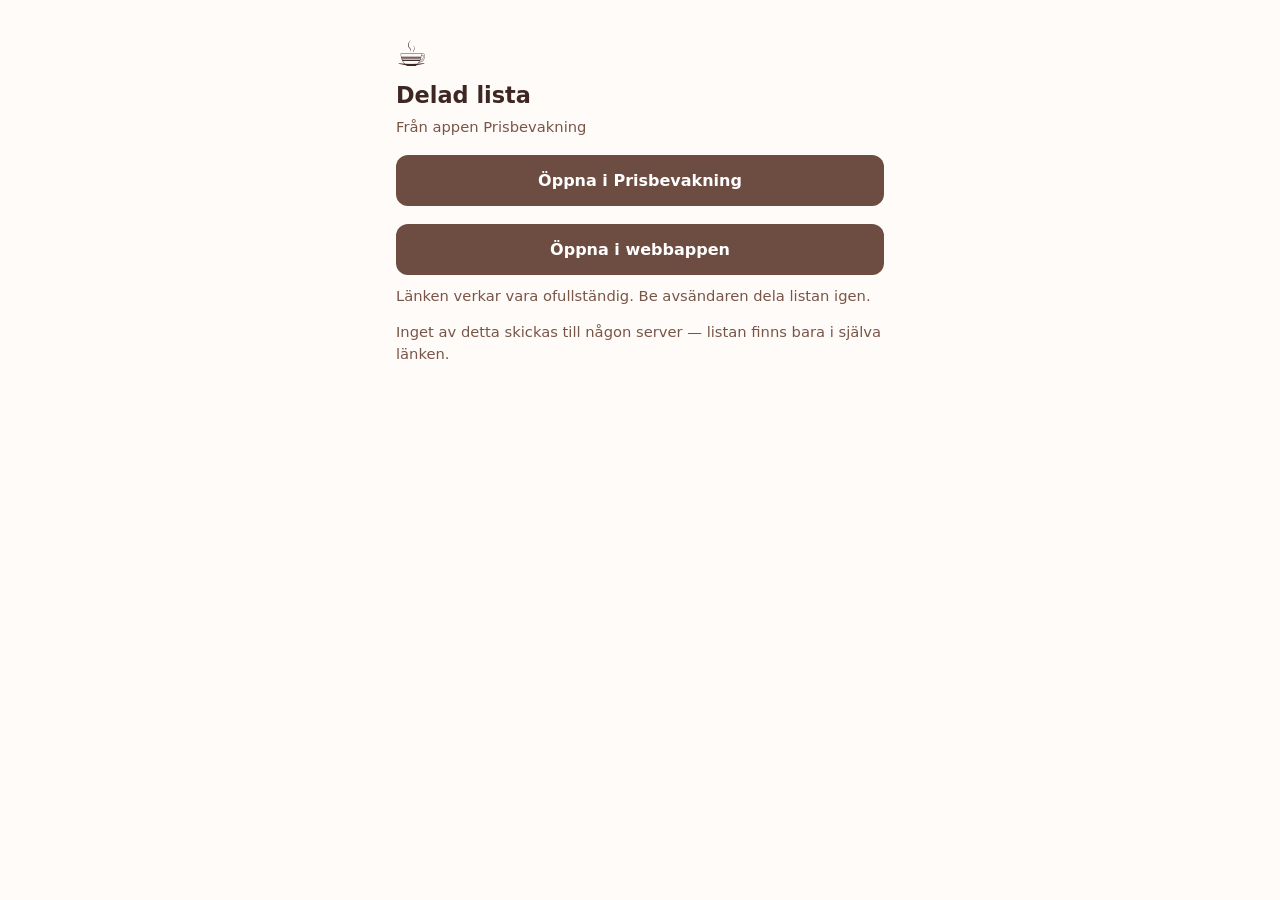
<file: index.html>
<!doctype html>
<html lang="sv">
<head>
<meta charset="utf-8">
<meta name="viewport" content="width=device-width, initial-scale=1">
<meta name="robots" content="noindex">
<title>Prisbevakning – delad lista</title>
<!-- Följ-servern (follow-server/ i app-projektet) -->
<meta name="follow-server" content="https://prisbevakning.prisbevakning-follow-server.workers.dev">
<style>
  :root { --bg:#FFFBF8; --card:#fff; --text:#3E2723; --muted:#795548; --accent:#6D4C41; --on-accent:#fff; --line:#EFE3DC; }
  @media (prefers-color-scheme: dark) {
    :root { --bg:#1E1915; --card:#2A231E; --text:#F3E9E2; --muted:#C7B2A6; --accent:#D7A98C; --on-accent:#2A1A12; --line:#3A302A; }
  }
  * { box-sizing: border-box; }
  body { margin:0; background:var(--bg); color:var(--text); font:16px/1.45 system-ui, -apple-system, "Segoe UI", Roboto, sans-serif; }
  main { max-width:520px; margin:0 auto; padding:28px 16px 40px; }
  h1 { font-size:1.4rem; margin:0 0 4px; }
  .muted { color:var(--muted); font-size:.92rem; }
  .card { background:var(--card); border:1px solid var(--line); border-radius:14px; padding:6px 16px; margin:18px 0; }
  .row { padding:10px 0; border-bottom:1px solid var(--line); }
  .row:last-child { border-bottom:0; }
  .row b { display:block; }
  a.btn { display:block; text-align:center; background:var(--accent); color:var(--on-accent); text-decoration:none;
          font-weight:600; padding:14px; border-radius:12px; margin:18px 0 10px; }
  .hidden { display:none; }
</style>
</head>
<body>
<main>
  <div style="font-size:2.2rem">☕</div>
  <h1 id="title">Delad lista</h1>
  <div id="sub" class="muted">Från appen Prisbevakning</div>

  <a id="open" class="btn hidden" href="#">Öppna i Prisbevakning</a>
  <div id="noapp" class="muted hidden">
    Det verkar som att appen inte är installerad. Be den som delade listan om installationsfilen
    (Prisbevakning-….apk), installera den och tryck på länken igen.
  </div>
  <a id="web" class="btn hidden" href="app/">Öppna i webbappen</a>
  <div id="other" class="muted hidden">
    Webbappen fungerar på iPhone och dator. Har du Android kan du även använda appen Prisbevakning.
  </div>
  <a id="webalt" class="muted hidden" href="app/">Eller öppna listan i webbappen</a>
  <div id="bad" class="muted hidden">Länken verkar vara ofullständig. Be avsändaren dela listan igen.</div>

  <div id="list" class="card hidden"></div>
  <p id="privacy" class="muted">Inget av detta skickas till någon server — listan finns bara i själva länken.</p>
</main>
<script>
(function () {
  var show = function (id) { document.getElementById(id).classList.remove('hidden'); };
  var text = function (id, t) { document.getElementById(id).textContent = t; };
  var m = location.hash.match(/(PB1\.[A-Za-z0-9_-]+|F1\.[A-Za-z0-9]{12,32})/);
  if (!m) { show('bad'); return; }
  var token = m[0], follow = token.indexOf('F1.') === 0;
  // Webbappen tar emot samma länk och erbjuder att kopiera listan
  document.getElementById('web').href = document.getElementById('webalt').href = 'app/#' + token;

  if (/Android/i.test(navigator.userAgent)) {
    var back = location.origin + location.pathname + '?noapp=1#' + token;
    var btn = document.getElementById('open');
    btn.href = 'intent://import?d=' + token +
      '#Intent;scheme=prisbevakning;package=se.morningcoffee.pricealert;S.browser_fallback_url=' +
      encodeURIComponent(back) + ';end';
    if (follow) btn.textContent = 'Följ listan i Prisbevakning';
    show('open');
    if (/[?&]noapp=1/.test(location.search)) show('noapp');
    show('webalt');
  } else {
    show('web');
    show('other');
  }

  // Visa innehållet (läsbart även utan appen)
  function render(o, verb) {
    var alerts = o.a || [];
    text('title', o.n || 'Delad lista');
    text('sub', (o.f ? o.f + ' ' + verb + ' ' : '') + alerts.length + (alerts.length === 1 ? ' bevakning' : ' bevakningar'));
    var box = document.getElementById('list');
    var types = { stock: 'Kurs', pe_ratio: 'P/E', crypto: 'Krypto', pb_ratio: 'P/B', div_yield: 'Direktavkastning',
                  equity_ratio: 'Soliditet', debt_equity: 'Skuldsättningsgrad' };
    alerts.forEach(function (a) {
      var row = document.createElement('div'); row.className = 'row';
      var name = document.createElement('b'); name.textContent = a.n || a.s;
      var info = document.createElement('span'); info.className = 'muted';
      var num = Number(a.x).toLocaleString('sv-SE', { maximumFractionDigits: 4 });
      var limit = a.t === 'pe_ratio' ? 'P/E ' + num : a.t === 'pb_ratio' ? 'P/B ' + num
        : (a.t === 'div_yield' || a.t === 'equity_ratio') ? num + ' %' : num + ' ' + (a.c || '');
      info.textContent = a.s + ' · ' + (types[a.t] || a.t) + ' · ' + (a.u ? 'över ' : 'under ') + limit;
      row.appendChild(name); row.appendChild(info); box.appendChild(row);
    });
    if (alerts.length) show('list');
  }

  if (follow) {
    text('privacy', 'Följer du listan hämtar appen den då och då och säger till när något nytt läggs till.');
    var server = document.querySelector('meta[name="follow-server"]').content;
    fetch(server + '/v1/feed/' + token.slice(3)).then(function (r) {
      if (r.status === 404) { text('sub', 'Listan delas inte längre.'); return null; }
      return r.ok ? r.json() : null;
    }).then(function (o) { if (o) render(o, 'delar'); }).catch(function () {});
    return;
  }
  try {
    var b64 = token.slice(4).replace(/-/g, '+').replace(/_/g, '/');
    while (b64.length % 4) b64 += '=';
    var bytes = Uint8Array.from(atob(b64), function (c) { return c.charCodeAt(0); });
    var stream = new Blob([bytes]).stream().pipeThrough(new DecompressionStream('deflate-raw'));
    new Response(stream).text().then(function (txt) { render(JSON.parse(txt), 'delar'); }).catch(function () {});
  } catch (e) {}
})();
</script>
</body>
</html>
</file>
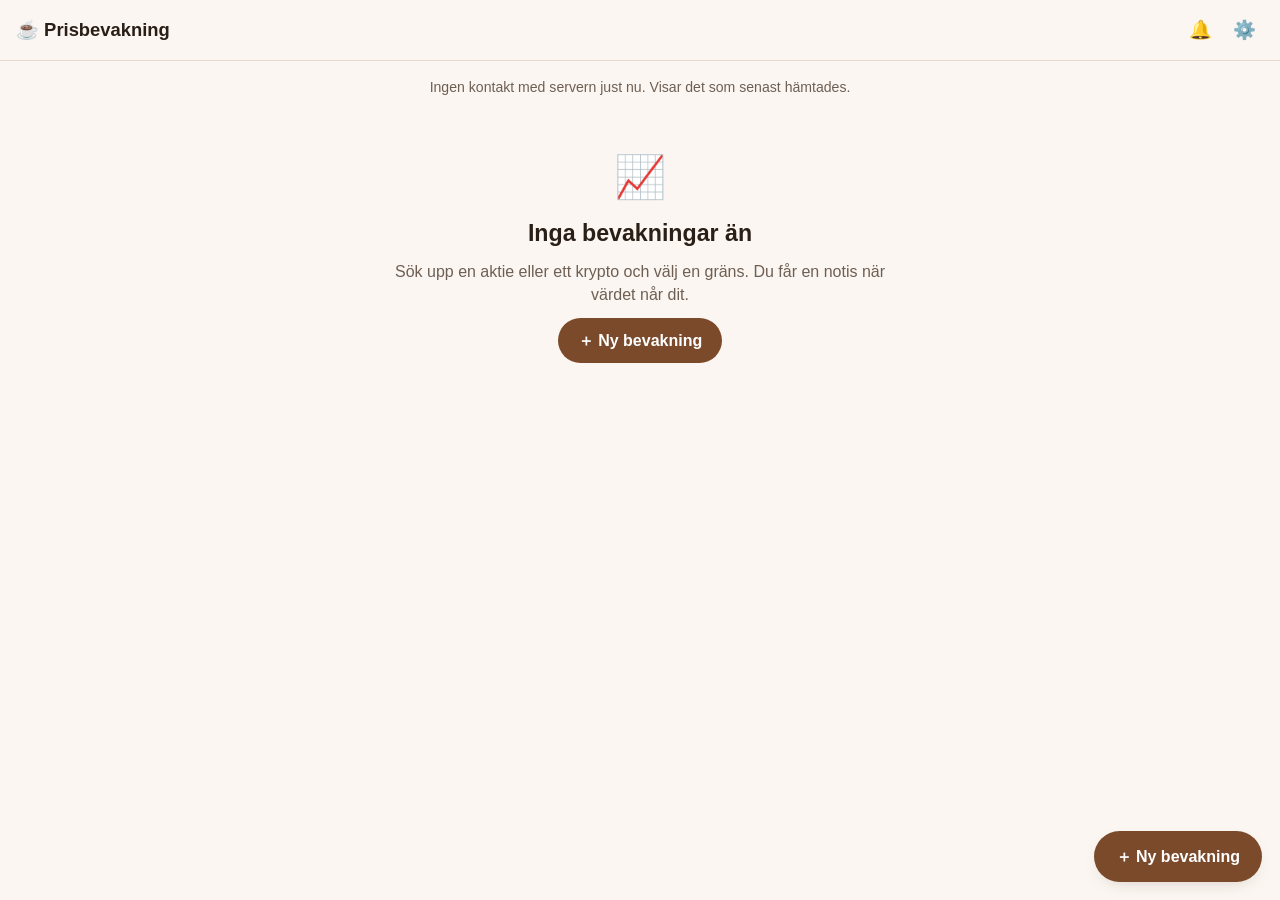
<file: app/index.html>
<!doctype html>
<html lang="sv">
<head>
<meta charset="utf-8">
<meta name="viewport" content="width=device-width, initial-scale=1, viewport-fit=cover">
<meta name="robots" content="noindex">
<title>Prisbevakning</title>
<meta name="description" content="Bevaka aktier och krypto: notis när kursen eller ett nyckeltal når din gräns.">
<meta name="theme-color" content="#fbf6f1" media="(prefers-color-scheme: light)">
<meta name="theme-color" content="#1a1411" media="(prefers-color-scheme: dark)">
<meta name="apple-mobile-web-app-capable" content="yes">
<meta name="mobile-web-app-capable" content="yes">
<meta name="apple-mobile-web-app-title" content="Prisbevakning">
<meta name="apple-mobile-web-app-status-bar-style" content="default">
<!-- Servern (follow-server/ i app-projektet) och dess publika VAPID-nyckel för notiser -->
<meta name="server" content="https://prisbevakning.prisbevakning-follow-server.workers.dev">
<meta name="vapid" content="BH-s4po0BuJ2CM2Q9SMk1LrMpvyu6b0v4cO5hlsv6ouieOEVHdPWXjsUNal-8DX660IMSCYU5bBuSuw9Tx3Rw6o">
<link rel="manifest" href="manifest.webmanifest">
<link rel="icon" href="icon.svg" type="image/svg+xml">
<link rel="apple-touch-icon" href="apple-touch-icon.png">
<link rel="stylesheet" href="app.css">
<script type="module" src="app.js"></script>
</head>
<body>
<header class="top">
  <a href="#/" class="brand">☕ Prisbevakning</a>
  <nav class="top-actions">
    <a href="#/notices" class="icon-btn" aria-label="Senaste notiser" title="Senaste notiser">🔔</a>
    <a href="#/settings" class="icon-btn" aria-label="Inställningar" title="Inställningar">⚙️</a>
  </nav>
</header>
<main id="view" aria-live="polite"><p class="muted center">Laddar…</p></main>
<div id="toast" class="toast" role="status" hidden></div>
<noscript><p class="center">Webbappen behöver JavaScript.</p></noscript>
</body>
</html>
</file>
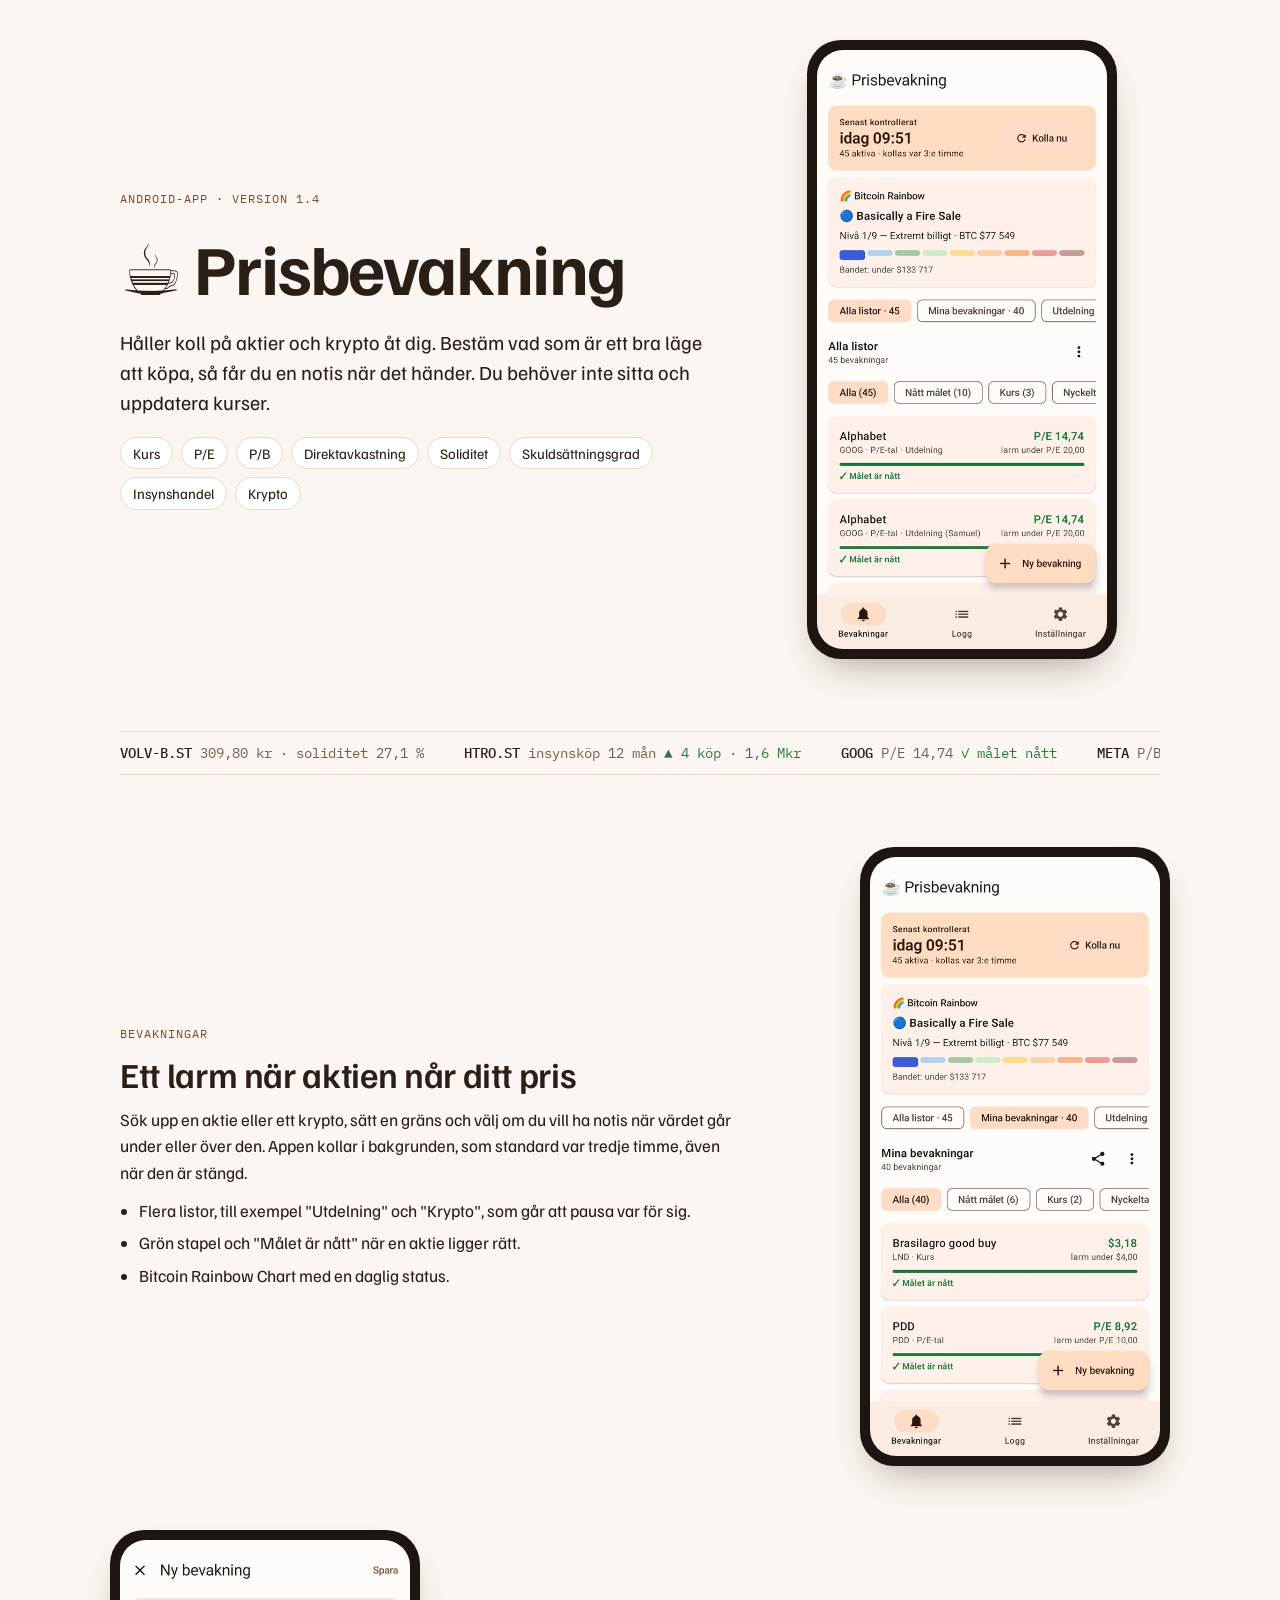
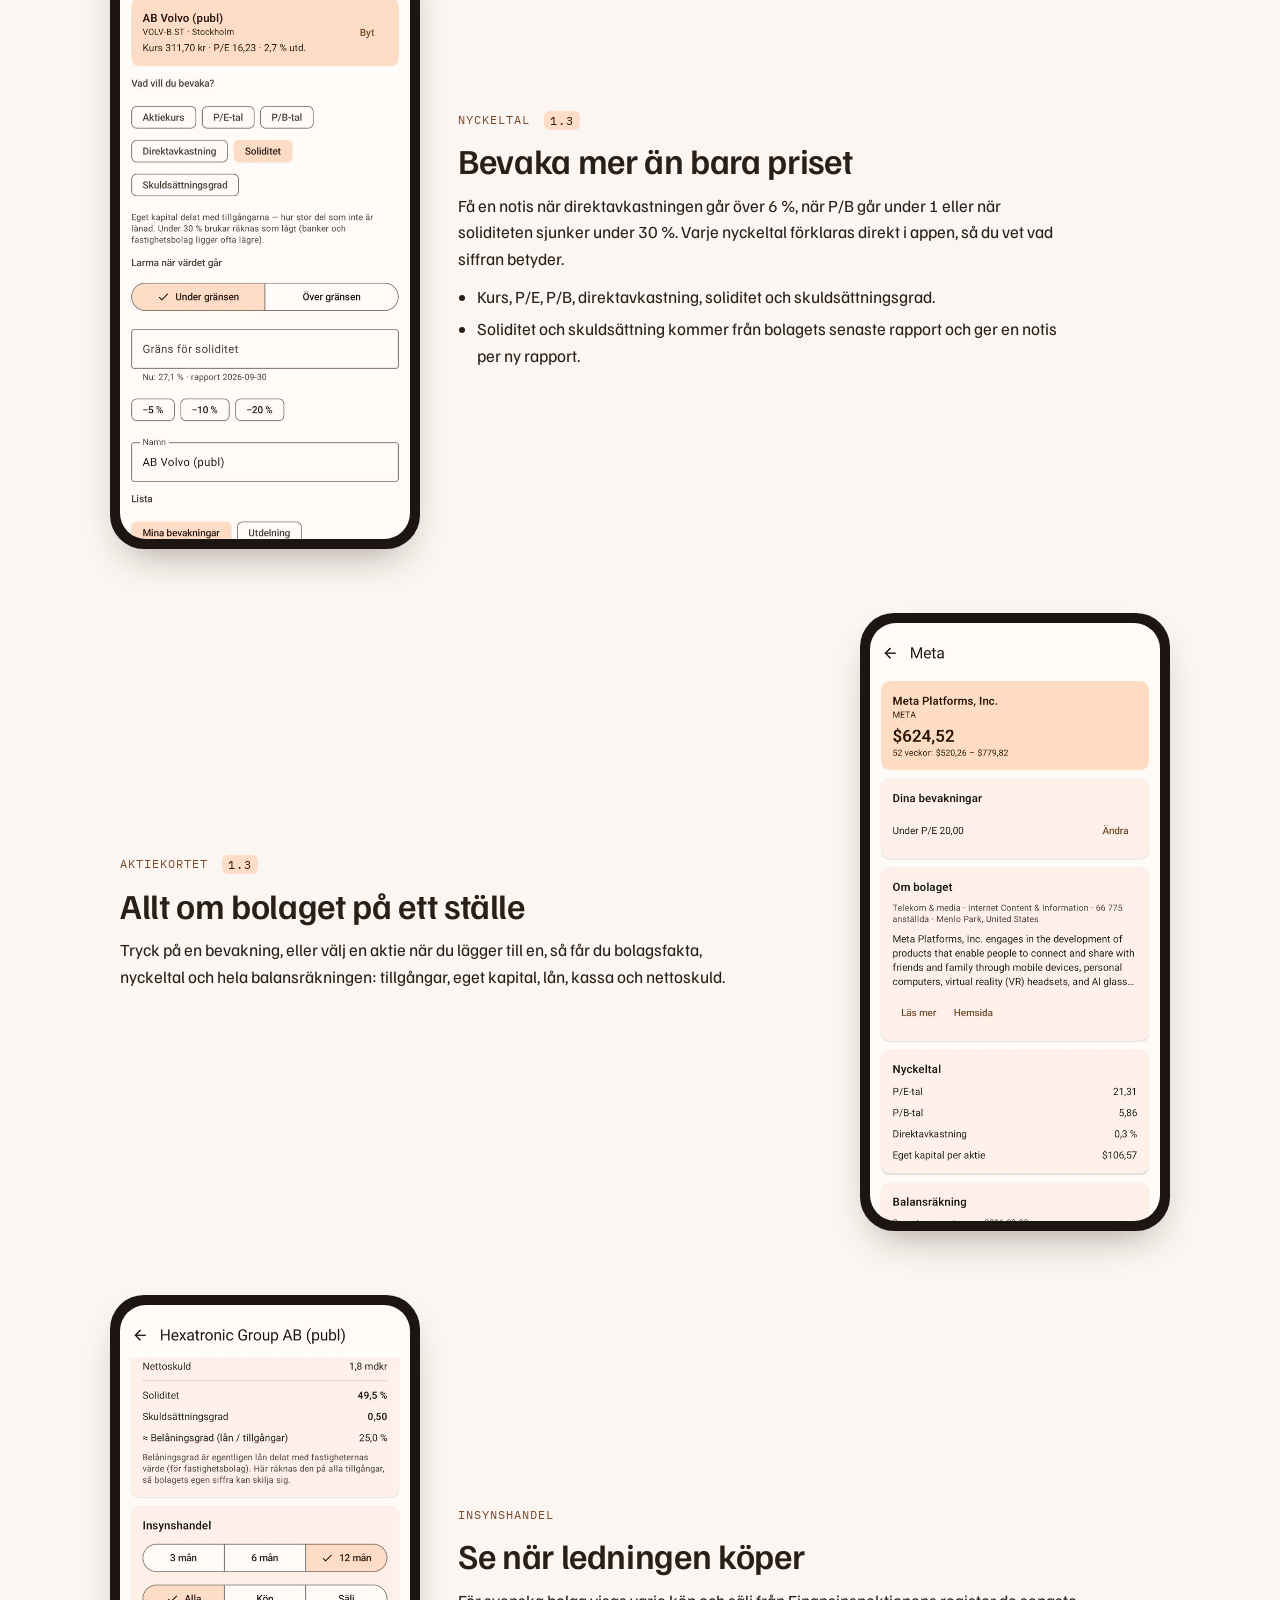
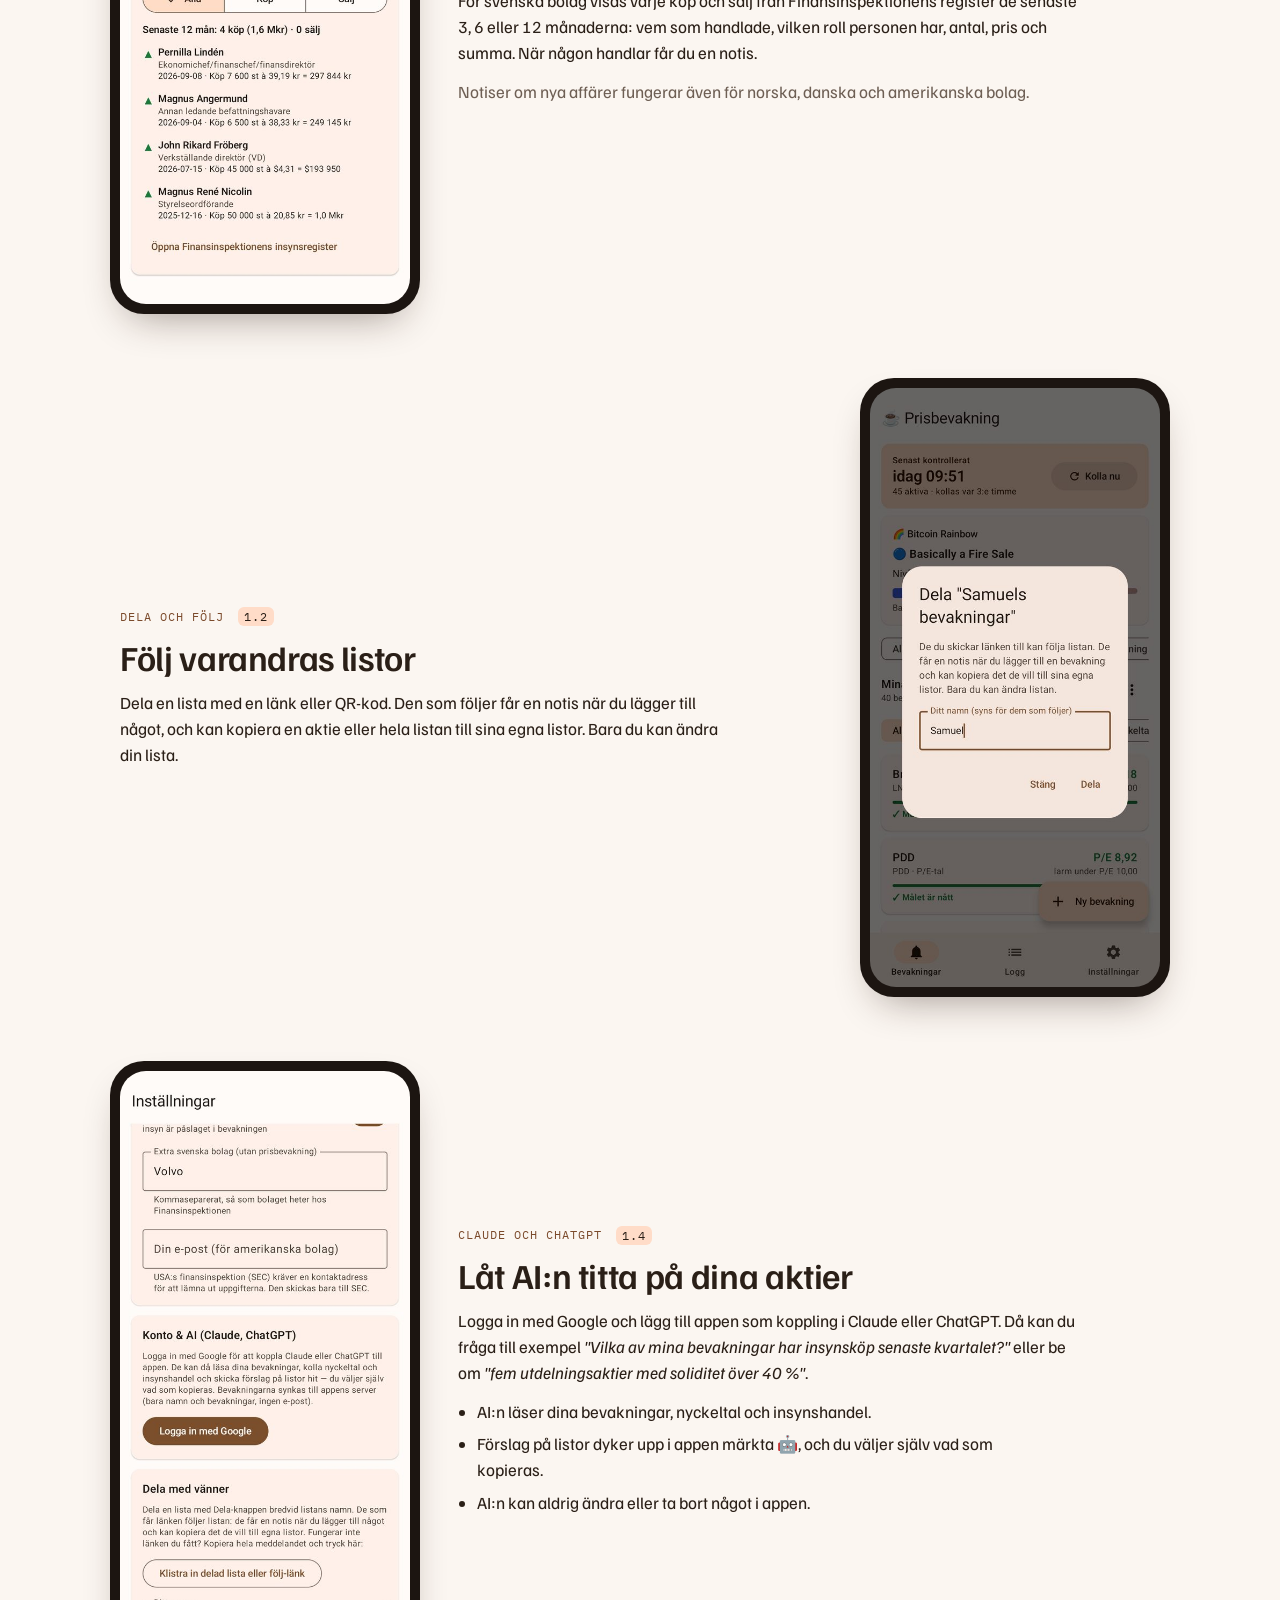
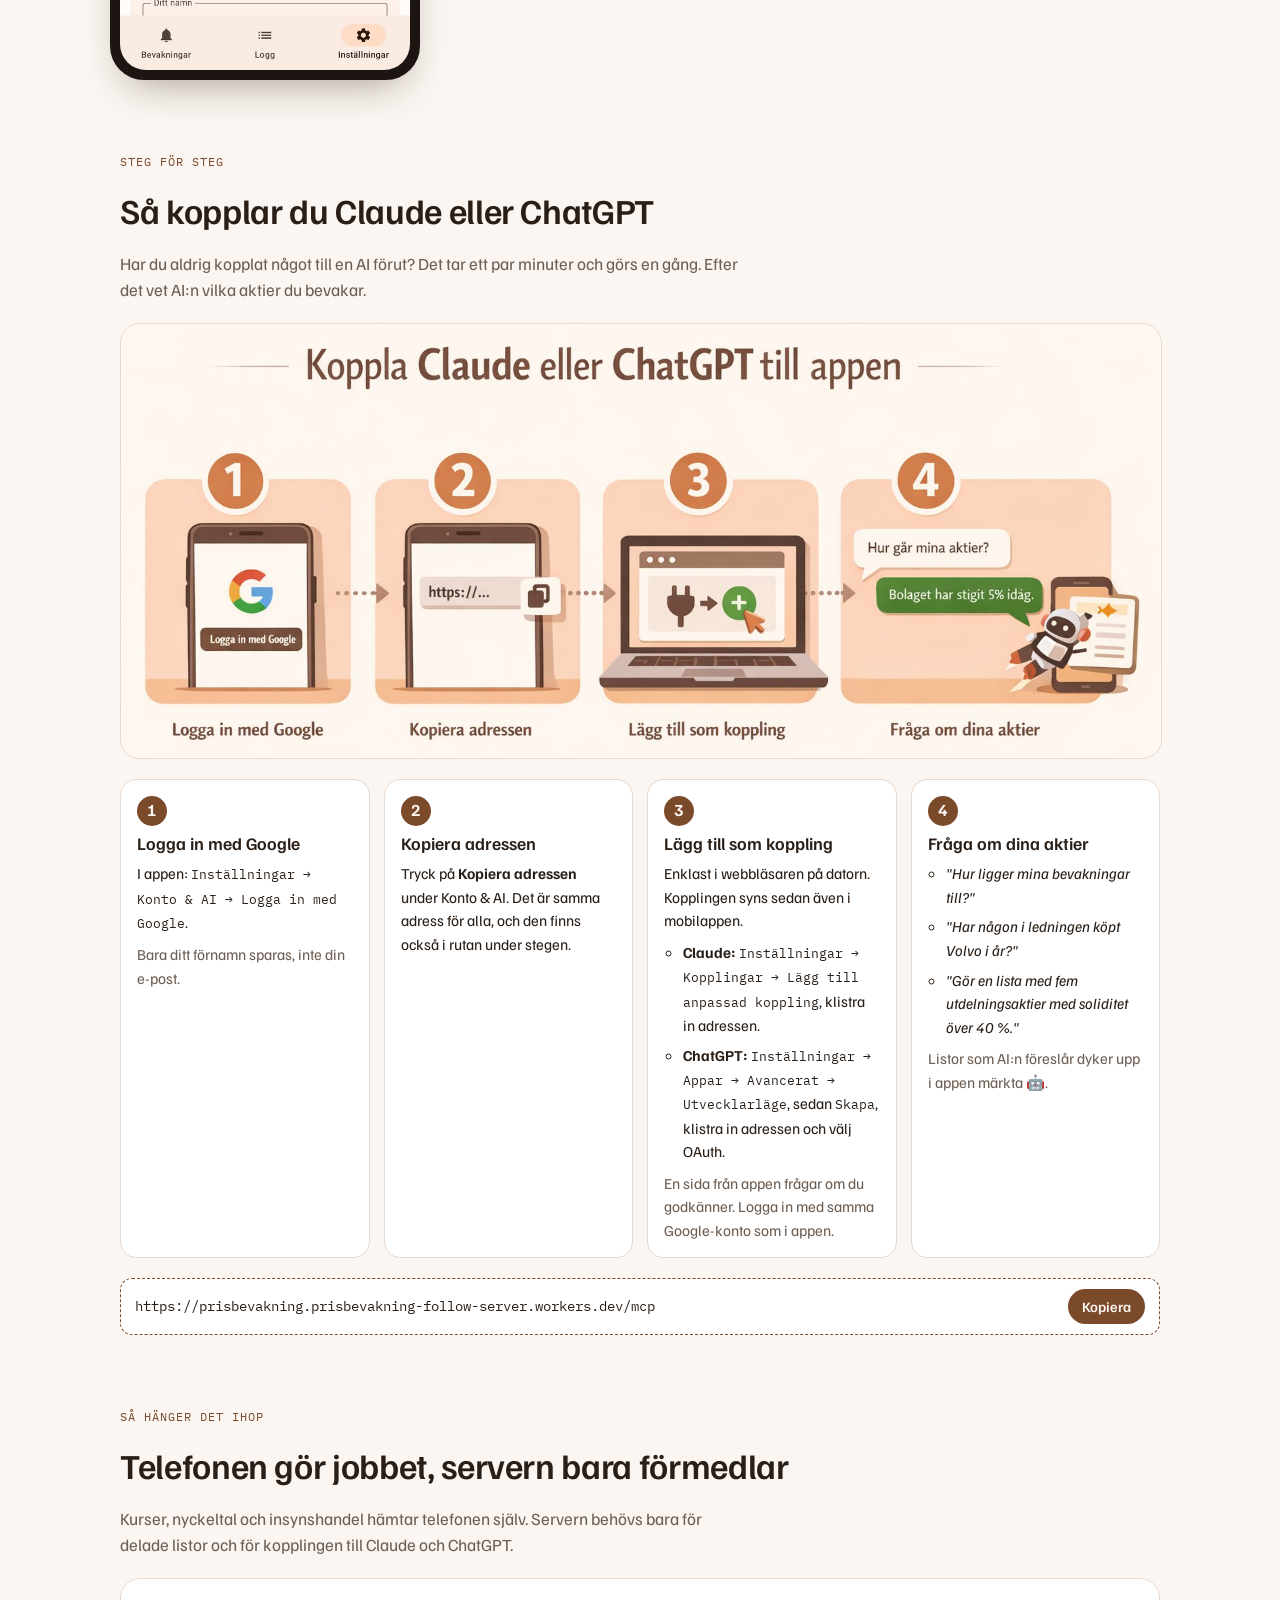
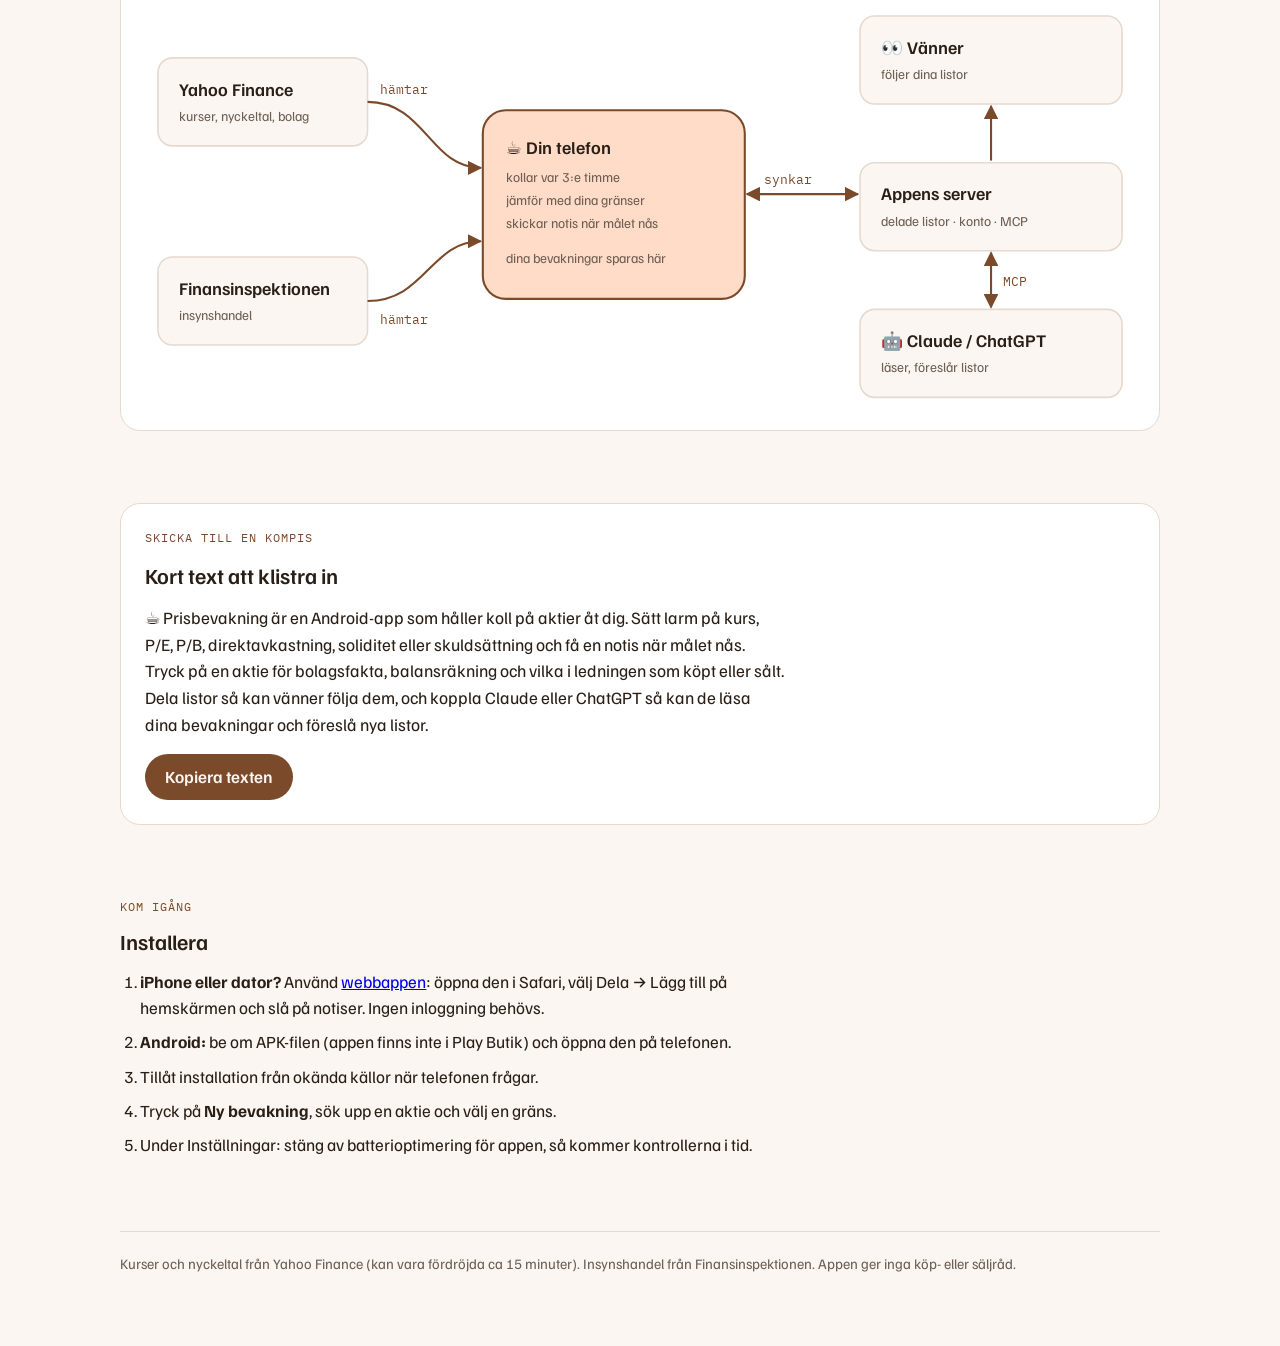
<file: om/index.html>
<!doctype html>
<html lang="sv">
<head>
<meta charset="utf-8">
<meta name="viewport" content="width=device-width, initial-scale=1, viewport-fit=cover">
<title>Prisbevakning</title>
<meta name="description" content="Android-app som bevakar aktier och krypto: larm på kurs och nyckeltal, insynshandel, delade listor och koppling till Claude och ChatGPT.">
<meta property="og:title" content="☕ Prisbevakning">
<meta property="og:description" content="Larm på kurs, P/E, P/B, direktavkastning och soliditet, insynshandel och koppling till Claude och ChatGPT.">
<meta property="og:image" content="https://sampe24.github.io/prisbevakning/om/img/koppla-ai.jpg">
<meta name="claude:viewport-fit-sides" content="cover">
<link rel="preconnect" href="https://fonts.googleapis.com">
<link rel="preconnect" href="https://fonts.gstatic.com" crossorigin>
<link rel="stylesheet" href="https://fonts.googleapis.com/css2?family=Familjen+Grotesk:wght@400;500;600;700&family=IBM+Plex+Mono:wght@400;500&display=swap">
<style>
  /* Layout: en smal läsbana där varje funktion är en rad med text bredvid en telefon; på mobil staplas allt. */
  :root {
    --bg: #fbf6f1;          /* appens ljusa yta */
    --surface: #ffffff;
    --fg: #2a1f17;
    --muted: #6e5f54;
    --line: #e6d9cf;
    --accent: #7b4a2b;      /* appens bruna knappfärg */
    --accent-soft: #ffdcc8; /* appens ljusa persika */
    --up: #2b7a3d;          /* "målet är nått" / köp */
    --down: #b3261e;        /* sälj */
    --phone: #1c1511;
    --font-display: "Familjen Grotesk", "Segoe UI", system-ui, sans-serif;
    --font-body: "Familjen Grotesk", "Segoe UI", system-ui, sans-serif;
    --font-mono: "IBM Plex Mono", ui-monospace, "Cascadia Mono", Consolas, monospace;
  }
  @media (prefers-color-scheme: dark) {
    :root:not([data-theme="light"]) {
      --bg: #1a1411; --surface: #241c17; --fg: #f3e9e1; --muted: #b9a89b; --line: #3a2e27;
      --accent: #e6b48e; --accent-soft: #4a3122; --up: #7fd08f; --down: #f2a8a3; --phone: #0d0a08;
      color-scheme: dark;
    }
  }
  :root[data-theme="dark"] {
    --bg: #1a1411; --surface: #241c17; --fg: #f3e9e1; --muted: #b9a89b; --line: #3a2e27;
    --accent: #e6b48e; --accent-soft: #4a3122; --up: #7fd08f; --down: #f2a8a3; --phone: #0d0a08;
    color-scheme: dark;
  }

  body { background: var(--bg); color: var(--fg); font: 17px/1.55 var(--font-body); }
  .wrap {
    max-width: 1040px; margin: 0 auto;
    padding-left: max(16px, env(safe-area-inset-left, 0px));
    padding-right: max(16px, env(safe-area-inset-right, 0px));
    padding-block: 32px 64px;
    display: grid; gap: 72px;
  }
  h1, h2, h3 { font-family: var(--font-display); text-wrap: balance; margin: 0; line-height: 1.12; }
  h1 { font-size: clamp(2.6rem, 7vw, 4.4rem); font-weight: 700; letter-spacing: -0.02em; }
  h2 { font-size: clamp(1.6rem, 3.6vw, 2.2rem); font-weight: 600; letter-spacing: -0.01em; }
  h3 { font-size: 1.35rem; font-weight: 600; }
  p { margin: 0; max-width: 62ch; }
  .muted { color: var(--muted); }
  .eyebrow { font-family: var(--font-mono); font-size: 0.78rem; letter-spacing: 0.08em; text-transform: uppercase; color: var(--accent); }
  .mono { font-family: var(--font-mono); font-variant-numeric: tabular-nums; }

  /* Hero */
  .hero { display: grid; grid-template-columns: minmax(0, 1.2fr) minmax(0, 0.8fr); gap: 48px; align-items: center; }
  .hero-text { display: grid; gap: 20px; min-width: 0; }
  .lead { font-size: 1.25rem; line-height: 1.5; }
  .tags { display: flex; flex-wrap: wrap; gap: 8px; }
  .tag { border: 1px solid var(--line); border-radius: 999px; padding: 4px 12px; font-size: 0.9rem; background: var(--surface); }

  /* Kursbandet: verkliga värden från skärmbilderna */
  .tape {
    border-block: 1px solid var(--line); overflow: hidden; white-space: nowrap;
    font-family: var(--font-mono); font-size: 0.9rem; color: var(--muted);
  }
  .tape-inner { display: inline-flex; gap: 40px; padding-block: 10px; animation: tape 38s linear infinite; }
  .tape b { color: var(--fg); font-weight: 500; }
  .tape .up { color: var(--up); }
  @keyframes tape { from { transform: translateX(0); } to { transform: translateX(-50%); } }
  @media (prefers-reduced-motion: reduce) { .tape-inner { animation: none; } }

  /* Telefonram */
  .phone {
    width: 100%; max-width: 290px; justify-self: center;
    background: var(--phone); border-radius: 34px; padding: 10px;
    box-shadow: 0 18px 40px -18px rgba(40, 20, 10, 0.45);
  }
  .phone img { display: block; width: 100%; height: auto; border-radius: 26px; }

  /* Funktioner */
  .features { display: grid; gap: 64px; }
  .feature { display: grid; grid-template-columns: minmax(0, 1fr) minmax(0, 290px); gap: 48px; align-items: center; }
  .feature:nth-child(even) { grid-template-columns: minmax(0, 290px) minmax(0, 1fr); }
  .feature:nth-child(even) .phone { order: -1; }
  .feature-text { display: grid; gap: 12px; min-width: 0; }
  .feature ul { margin: 0; padding-left: 1.1em; display: grid; gap: 6px; max-width: 58ch; }
  .new { font-family: var(--font-mono); font-size: 0.72rem; background: var(--accent-soft); color: var(--fg); border-radius: 6px; padding: 2px 6px; vertical-align: middle; margin-left: 6px; }

  /* Diagram */
  .how { display: grid; gap: 20px; }
  .diagram { background: var(--surface); border: 1px solid var(--line); border-radius: 20px; padding: 16px; }
  .diagram svg { display: block; width: 100%; height: auto; }
  .diagram .tall { display: none; }
  @media (max-width: 640px) { .diagram .wide { display: none; } .diagram .tall { display: block; } }
  svg .box { fill: var(--bg); stroke: var(--line); stroke-width: 1.5; }
  svg .box-main { fill: var(--accent-soft); stroke: var(--accent); stroke-width: 2; }
  svg .t { fill: var(--fg); font-family: var(--font-display); font-size: 17px; font-weight: 600; }
  svg .s { fill: var(--muted); font-family: var(--font-body); font-size: 13px; }
  svg .lbl { fill: var(--accent); font-family: var(--font-mono); font-size: 12px; }
  svg .arrow { stroke: var(--accent); stroke-width: 2; fill: none; }
  svg .head { fill: var(--accent); }

  /* Dela-texten */
  .pitch { display: grid; gap: 16px; background: var(--surface); border: 1px solid var(--line); border-radius: 20px; padding: 24px; }
  .pitch blockquote { margin: 0; font-size: 1.08rem; max-width: 64ch; }
  .row { display: flex; flex-wrap: wrap; gap: 12px; align-items: center; }
  button {
    font: inherit; font-weight: 600; border: 0; border-radius: 999px; padding: 10px 20px; cursor: pointer;
    background: var(--accent); color: var(--bg);
  }
  button:focus-visible { outline: 3px solid var(--accent-soft); outline-offset: 2px; }
  .start { display: grid; gap: 14px; }
  .start ol { margin: 0; padding-left: 1.2em; display: grid; gap: 8px; max-width: 64ch; }
  footer { color: var(--muted); font-size: 0.9rem; border-top: 1px solid var(--line); padding-top: 20px; }

  /* Koppla Claude/ChatGPT: bilden ger överblicken, korten de exakta stegen */
  .connect { display: grid; gap: 20px; }
  .connect-img { display: block; width: 100%; height: auto; border-radius: 20px; border: 1px solid var(--line); }
  .steps { list-style: none; margin: 0; padding: 0; display: grid; grid-template-columns: repeat(4, minmax(0, 1fr)); gap: 14px; }
  .step { background: var(--surface); border: 1px solid var(--line); border-radius: 16px; padding: 16px; display: grid; gap: 8px; align-content: start; min-width: 0; }
  .step-n { width: 30px; height: 30px; border-radius: 50%; background: var(--accent); color: var(--bg); display: grid; place-items: center; font-weight: 700; }
  .step h3 { font-size: 1.1rem; }
  .step p, .step li { font-size: 0.95rem; }
  .step ul { margin: 0; padding-left: 1.1em; display: grid; gap: 6px; }
  .path { font-family: var(--font-mono); font-size: 0.82rem; }
  .url { display: flex; flex-wrap: wrap; gap: 8px; align-items: center; background: var(--surface); border: 1px dashed var(--accent); border-radius: 12px; padding: 10px 14px; }
  .url code { font-family: var(--font-mono); font-size: 0.85rem; overflow-wrap: anywhere; flex: 1 1 260px; min-width: 0; }
  .url button { padding: 6px 14px; font-size: 0.9rem; }
  @media (max-width: 900px) { .steps { grid-template-columns: repeat(2, minmax(0, 1fr)); } }
  @media (max-width: 560px) { .steps { grid-template-columns: minmax(0, 1fr); } }

  @media (max-width: 760px) {
    .wrap { gap: 56px; padding-block: 24px 48px; }
    .hero, .feature, .feature:nth-child(even) { grid-template-columns: minmax(0, 1fr); gap: 24px; }
    .feature:nth-child(even) .phone { order: 0; }
    .phone { max-width: 260px; }
  }
</style>
</head>
<body>

<div class="wrap">
  <header class="hero">
    <div class="hero-text">
      <span class="eyebrow">Android-app · version 1.4</span>
      <h1>☕ Prisbevakning</h1>
      <p class="lead">Håller koll på aktier och krypto åt dig. Bestäm vad som är ett bra läge att köpa, så får du en notis när det händer. Du behöver inte sitta och uppdatera kurser.</p>
      <div class="tags">
        <span class="tag">Kurs</span><span class="tag">P/E</span><span class="tag">P/B</span>
        <span class="tag">Direktavkastning</span><span class="tag">Soliditet</span><span class="tag">Skuldsättningsgrad</span>
        <span class="tag">Insynshandel</span><span class="tag">Krypto</span>
      </div>
    </div>
    <div class="phone"><img src="img/oversikt.jpg" alt="Appens startsida med bevakningar, Bitcoin Rainbow och listor" width="540" height="1115"></div>
  </header>

  <div class="tape" aria-label="Exempel från appen">
    <div class="tape-inner">
      <span><b>VOLV-B.ST</b> 309,80 kr · soliditet 27,1 %</span>
      <span><b>HTRO.ST</b> insynsköp 12 mån <span class="up">▲ 4 köp · 1,6 Mkr</span></span>
      <span><b>GOOG</b> P/E 14,74 <span class="up">✓ målet nått</span></span>
      <span><b>META</b> P/B 5,86 · direktavkastning 0,3 %</span>
      <span><b>BTC</b> Rainbow nivå 1/9 · extremt billigt</span>
      <span><b>VOLV-B.ST</b> 309,80 kr · soliditet 27,1 %</span>
      <span><b>HTRO.ST</b> insynsköp 12 mån <span class="up">▲ 4 köp · 1,6 Mkr</span></span>
      <span><b>GOOG</b> P/E 14,74 <span class="up">✓ målet nått</span></span>
      <span><b>META</b> P/B 5,86 · direktavkastning 0,3 %</span>
      <span><b>BTC</b> Rainbow nivå 1/9 · extremt billigt</span>
    </div>
  </div>

  <section class="features" aria-label="Funktioner">
    <article class="feature">
      <div class="feature-text">
        <span class="eyebrow">Bevakningar</span>
        <h2>Ett larm när aktien når ditt pris</h2>
        <p>Sök upp en aktie eller ett krypto, sätt en gräns och välj om du vill ha notis när värdet går under eller över den. Appen kollar i bakgrunden, som standard var tredje timme, även när den är stängd.</p>
        <ul>
          <li>Flera listor, till exempel "Utdelning" och "Krypto", som går att pausa var för sig.</li>
          <li>Grön stapel och "Målet är nått" när en aktie ligger rätt.</li>
          <li>Bitcoin Rainbow Chart med en daglig status.</li>
        </ul>
      </div>
      <div class="phone"><img src="img/lista.jpg" alt="Listan Mina bevakningar där flera har nått målet" width="540" height="1115" loading="lazy"></div>
    </article>

    <article class="feature">
      <div class="feature-text">
        <span class="eyebrow">Nyckeltal <span class="new">1.3</span></span>
        <h2>Bevaka mer än bara priset</h2>
        <p>Få en notis när direktavkastningen går över 6 %, när P/B går under 1 eller när soliditeten sjunker under 30 %. Varje nyckeltal förklaras direkt i appen, så du vet vad siffran betyder.</p>
        <ul>
          <li>Kurs, P/E, P/B, direktavkastning, soliditet och skuldsättningsgrad.</li>
          <li>Soliditet och skuldsättning kommer från bolagets senaste rapport och ger en notis per ny rapport.</li>
        </ul>
      </div>
      <div class="phone"><img src="img/nyckeltal.jpg" alt="Ny bevakning på Volvo B med soliditet vald, nu 27,1 procent" width="540" height="1115" loading="lazy"></div>
    </article>

    <article class="feature">
      <div class="feature-text">
        <span class="eyebrow">Aktiekortet <span class="new">1.3</span></span>
        <h2>Allt om bolaget på ett ställe</h2>
        <p>Tryck på en bevakning, eller välj en aktie när du lägger till en, så får du bolagsfakta, nyckeltal och hela balansräkningen: tillgångar, eget kapital, lån, kassa och nettoskuld.</p>
      </div>
      <div class="phone"><img src="img/aktiekort.jpg" alt="Aktiekort för Meta med bolagsbeskrivning och nyckeltal" width="540" height="1115" loading="lazy"></div>
    </article>

    <article class="feature">
      <div class="feature-text">
        <span class="eyebrow">Insynshandel</span>
        <h2>Se när ledningen köper</h2>
        <p>För svenska bolag visas varje köp och sälj från Finansinspektionens register de senaste 3, 6 eller 12 månaderna: vem som handlade, vilken roll personen har, antal, pris och summa. När någon handlar får du en notis.</p>
        <p class="muted">Notiser om nya affärer fungerar även för norska, danska och amerikanska bolag.</p>
      </div>
      <div class="phone"><img src="img/insyn.jpg" alt="Insynshandel i Hexatronic: fyra köp senaste 12 månaderna" width="540" height="1115" loading="lazy"></div>
    </article>

    <article class="feature">
      <div class="feature-text">
        <span class="eyebrow">Dela och följ <span class="new">1.2</span></span>
        <h2>Följ varandras listor</h2>
        <p>Dela en lista med en länk eller QR-kod. Den som följer får en notis när du lägger till något, och kan kopiera en aktie eller hela listan till sina egna listor. Bara du kan ändra din lista.</p>
      </div>
      <div class="phone"><img src="img/dela.jpg" alt="Rutan för att dela listan Samuels bevakningar" width="540" height="1115" loading="lazy"></div>
    </article>

    <article class="feature">
      <div class="feature-text">
        <span class="eyebrow">Claude och ChatGPT <span class="new">1.4</span></span>
        <h2>Låt AI:n titta på dina aktier</h2>
        <p>Logga in med Google och lägg till appen som koppling i Claude eller ChatGPT. Då kan du fråga till exempel <em>"Vilka av mina bevakningar har insynsköp senaste kvartalet?"</em> eller be om <em>"fem utdelningsaktier med soliditet över 40 %"</em>.</p>
        <ul>
          <li>AI:n läser dina bevakningar, nyckeltal och insynshandel.</li>
          <li>Förslag på listor dyker upp i appen märkta 🤖, och du väljer själv vad som kopieras.</li>
          <li>AI:n kan aldrig ändra eller ta bort något i appen.</li>
        </ul>
      </div>
      <div class="phone"><img src="img/ai.jpg" alt="Inställningar med Konto och AI och knappen Logga in med Google" width="540" height="1115" loading="lazy"></div>
    </article>
  </section>

  <section class="connect" aria-labelledby="connect-title" id="koppla-ai">
    <span class="eyebrow">Steg för steg</span>
    <h2 id="connect-title">Så kopplar du Claude eller ChatGPT</h2>
    <p class="muted">Har du aldrig kopplat något till en AI förut? Det tar ett par minuter och görs en gång. Efter det vet AI:n vilka aktier du bevakar.</p>
    <img class="connect-img" src="img/koppla-ai.jpg" width="1536" height="640" loading="lazy"
         alt="Fyra steg: logga in med Google i appen, kopiera adressen, lägg till som koppling i Claude eller ChatGPT, fråga om dina aktier">
    <ol class="steps">
      <li class="step">
        <span class="step-n">1</span>
        <h3>Logga in med Google</h3>
        <p>I appen: <span class="path">Inställningar → Konto &amp; AI → Logga in med Google</span>.</p>
        <p class="muted">Bara ditt förnamn sparas, inte din e-post.</p>
      </li>
      <li class="step">
        <span class="step-n">2</span>
        <h3>Kopiera adressen</h3>
        <p>Tryck på <strong>Kopiera adressen</strong> under Konto &amp; AI. Det är samma adress för alla, och den finns också i rutan under stegen.</p>
      </li>
      <li class="step">
        <span class="step-n">3</span>
        <h3>Lägg till som koppling</h3>
        <p>Enklast i webbläsaren på datorn. Kopplingen syns sedan även i mobilappen.</p>
        <ul>
          <li><strong>Claude:</strong> <span class="path">Inställningar → Kopplingar → Lägg till anpassad koppling</span>, klistra in adressen.</li>
          <li><strong>ChatGPT:</strong> <span class="path">Inställningar → Appar → Avancerat → Utvecklarläge</span>, sedan <span class="path">Skapa</span>, klistra in adressen och välj OAuth.</li>
        </ul>
        <p class="muted">En sida från appen frågar om du godkänner. Logga in med samma Google-konto som i appen.</p>
      </li>
      <li class="step">
        <span class="step-n">4</span>
        <h3>Fråga om dina aktier</h3>
        <ul>
          <li><em>"Hur ligger mina bevakningar till?"</em></li>
          <li><em>"Har någon i ledningen köpt Volvo i år?"</em></li>
          <li><em>"Gör en lista med fem utdelningsaktier med soliditet över 40 %."</em></li>
        </ul>
        <p class="muted">Listor som AI:n föreslår dyker upp i appen märkta 🤖.</p>
      </li>
    </ol>
    <div class="url">
      <code id="mcp-url">https://prisbevakning.prisbevakning-follow-server.workers.dev/mcp</code>
      <button type="button" id="copy-url">Kopiera</button>
    </div>
  </section>

  <section class="how" aria-labelledby="how-title">
    <span class="eyebrow">Så hänger det ihop</span>
    <h2 id="how-title">Telefonen gör jobbet, servern bara förmedlar</h2>
    <p class="muted">Kurser, nyckeltal och insynshandel hämtar telefonen själv. Servern behövs bara för delade listor och för kopplingen till Claude och ChatGPT.</p>
    <div class="diagram">
      <svg class="wide" viewBox="0 0 960 400" role="img" aria-label="Diagram: Yahoo Finance och Finansinspektionen ger data till telefonen; telefonen synkar med servern; vänner och Claude eller ChatGPT når servern.">
        <defs>
          <marker id="ah" viewBox="0 0 10 10" refX="9" refY="5" markerWidth="7" markerHeight="7" orient="auto-start-reverse">
            <path class="head" d="M0,0 L10,5 L0,10 z"/>
          </marker>
        </defs>
        <!-- Källor -->
        <rect class="box" x="20" y="60" width="200" height="84" rx="14"/>
        <text class="t" x="40" y="96">Yahoo Finance</text>
        <text class="s" x="40" y="120">kurser, nyckeltal, bolag</text>
        <rect class="box" x="20" y="250" width="200" height="84" rx="14"/>
        <text class="t" x="40" y="286">Finansinspektionen</text>
        <text class="s" x="40" y="310">insynshandel</text>
        <!-- Telefonen -->
        <rect class="box-main" x="330" y="110" width="250" height="180" rx="22"/>
        <text class="t" x="352" y="152">☕ Din telefon</text>
        <text class="s" x="352" y="178">kollar var 3:e timme</text>
        <text class="s" x="352" y="200">jämför med dina gränser</text>
        <text class="s" x="352" y="222">skickar notis när målet nås</text>
        <text class="s" x="352" y="256">dina bevakningar sparas här</text>
        <!-- Server -->
        <rect class="box" x="690" y="160" width="250" height="84" rx="14"/>
        <text class="t" x="710" y="196">Appens server</text>
        <text class="s" x="710" y="220">delade listor · konto · MCP</text>
        <!-- Vänner och AI -->
        <rect class="box" x="690" y="20" width="250" height="84" rx="14"/>
        <text class="t" x="710" y="56">👀 Vänner</text>
        <text class="s" x="710" y="80">följer dina listor</text>
        <rect class="box" x="690" y="300" width="250" height="84" rx="14"/>
        <text class="t" x="710" y="336">🤖 Claude / ChatGPT</text>
        <text class="s" x="710" y="360">läser, föreslår listor</text>
        <!-- Pilar -->
        <path class="arrow" d="M220,102 C275,102 280,165 328,165" marker-end="url(#ah)"/>
        <text class="lbl" x="232" y="94">hämtar</text>
        <path class="arrow" d="M220,292 C275,292 280,235 328,235" marker-end="url(#ah)"/>
        <text class="lbl" x="232" y="314">hämtar</text>
        <path class="arrow" d="M582,190 L688,190" marker-end="url(#ah)" marker-start="url(#ah)"/>
        <text class="lbl" x="598" y="180">synkar</text>
        <path class="arrow" d="M815,158 L815,106" marker-end="url(#ah)"/>
        <path class="arrow" d="M815,298 L815,246" marker-end="url(#ah)" marker-start="url(#ah)"/>
        <text class="lbl" x="826" y="278">MCP</text>
      </svg>
      <svg class="tall" viewBox="0 0 360 640" role="img" aria-label="Diagram: Yahoo Finance och Finansinspektionen ger data till telefonen; telefonen synkar med servern; vänner och Claude eller ChatGPT når servern.">
        <defs>
          <marker id="ah2" viewBox="0 0 10 10" refX="9" refY="5" markerWidth="7" markerHeight="7" orient="auto-start-reverse">
            <path class="head" d="M0,0 L10,5 L0,10 z"/>
          </marker>
        </defs>
        <rect class="box" x="10" y="10" width="165" height="80" rx="14"/>
        <text class="t" x="24" y="44">Yahoo Finance</text>
        <text class="s" x="24" y="68">kurser, nyckeltal</text>
        <rect class="box" x="185" y="10" width="165" height="80" rx="14"/>
        <text class="t" x="199" y="44">FI</text>
        <text class="s" x="199" y="68">insynshandel</text>
        <path class="arrow" d="M92,92 L150,148" marker-end="url(#ah2)"/>
        <path class="arrow" d="M268,92 L210,148" marker-end="url(#ah2)"/>
        <rect class="box-main" x="40" y="152" width="280" height="150" rx="22"/>
        <text class="t" x="60" y="190">☕ Din telefon</text>
        <text class="s" x="60" y="216">kollar var 3:e timme</text>
        <text class="s" x="60" y="238">notis när målet nås</text>
        <text class="s" x="60" y="268">dina bevakningar sparas här</text>
        <path class="arrow" d="M180,304 L180,360" marker-end="url(#ah2)" marker-start="url(#ah2)"/>
        <text class="lbl" x="192" y="338">synkar</text>
        <rect class="box" x="40" y="364" width="280" height="80" rx="14"/>
        <text class="t" x="60" y="398">Appens server</text>
        <text class="s" x="60" y="422">delade listor · konto · MCP</text>
        <path class="arrow" d="M110,446 L90,500" marker-end="url(#ah2)"/>
        <path class="arrow" d="M250,446 L270,500" marker-end="url(#ah2)" marker-start="url(#ah2)"/>
        <text class="lbl" x="278" y="478">MCP</text>
        <rect class="box" x="10" y="504" width="165" height="96" rx="14"/>
        <text class="t" x="24" y="538">👀 Vänner</text>
        <text class="s" x="24" y="562">följer listor</text>
        <rect class="box" x="185" y="504" width="165" height="96" rx="14"/>
        <text class="t" x="199" y="538">🤖 Claude</text>
        <text class="t" x="199" y="560">/ ChatGPT</text>
        <text class="s" x="199" y="584">föreslår listor</text>
      </svg>
    </div>
  </section>

  <section class="pitch" aria-labelledby="pitch-title">
    <span class="eyebrow">Skicka till en kompis</span>
    <h3 id="pitch-title">Kort text att klistra in</h3>
    <blockquote id="pitch-text">☕ Prisbevakning är en Android-app som håller koll på aktier åt dig. Sätt larm på kurs, P/E, P/B, direktavkastning, soliditet eller skuldsättning och få en notis när målet nås. Tryck på en aktie för bolagsfakta, balansräkning och vilka i ledningen som köpt eller sålt. Dela listor så kan vänner följa dem, och koppla Claude eller ChatGPT så kan de läsa dina bevakningar och föreslå nya listor.</blockquote>
    <div class="row">
      <button type="button" id="copy">Kopiera texten</button>
      <span id="copied" class="muted" role="status"></span>
    </div>
  </section>

  <section class="start" aria-labelledby="start-title">
    <span class="eyebrow">Kom igång</span>
    <h3 id="start-title">Installera</h3>
    <ol>
      <li><strong>iPhone eller dator?</strong> Använd <a href="../app/">webbappen</a>: öppna den i Safari, välj Dela → Lägg till på hemskärmen och slå på notiser. Ingen inloggning behövs.</li>
      <li><strong>Android:</strong> be om APK-filen (appen finns inte i Play Butik) och öppna den på telefonen.</li>
      <li>Tillåt installation från okända källor när telefonen frågar.</li>
      <li>Tryck på <strong>Ny bevakning</strong>, sök upp en aktie och välj en gräns.</li>
      <li>Under Inställningar: stäng av batterioptimering för appen, så kommer kontrollerna i tid.</li>
    </ol>
  </section>

  <footer>Kurser och nyckeltal från Yahoo Finance (kan vara fördröjda ca 15 minuter). Insynshandel från Finansinspektionen. Appen ger inga köp- eller säljråd.</footer>
</div>

<script>
  // Kopierar texten i ett element; går det inte markeras texten så att man kan kopiera själv.
  async function copyFrom(el, done) {
    try {
      await navigator.clipboard.writeText(el.innerText);
      done("Kopierad");
    } catch {
      const range = document.createRange();
      range.selectNodeContents(el);
      const sel = window.getSelection();
      sel.removeAllRanges();
      sel.addRange(range);
      done("Markerad, kopiera med Ctrl+C eller håll inne");
    }
  }
  document.getElementById("copy").addEventListener("click", () =>
    copyFrom(document.getElementById("pitch-text"), (msg) => { document.getElementById("copied").textContent = msg; }));
  const copyUrl = document.getElementById("copy-url");
  copyUrl.addEventListener("click", () =>
    copyFrom(document.getElementById("mcp-url"), (msg) => { copyUrl.textContent = msg === "Kopierad" ? "Kopierad ✓" : "Markerad"; }));
</script>
</body>
</html>
</file>
<file: app/app.css>
/* Prisbevakning, webbappen. Samma färger som Android-appen: ljus kräm, brun knappfärg, persika. */
:root {
  --bg: #fbf6f1;
  --surface: #ffffff;
  --fg: #2a1f17;
  --muted: #6e5f54;
  --line: #e6d9cf;
  --accent: #7b4a2b;
  --on-accent: #ffffff;
  --accent-soft: #ffdcc8;
  --up: #2b7a3d;
  --up-soft: #dcefdf;
  --down: #b3261e;
  --down-soft: #f9dedc;
  --shadow: 0 6px 20px -12px rgba(60, 30, 10, 0.35);
  --font: -apple-system, BlinkMacSystemFont, "Segoe UI", Roboto, "Helvetica Neue", sans-serif;
  color-scheme: light;
}
@media (prefers-color-scheme: dark) {
  :root {
    --bg: #1a1411; --surface: #241c17; --fg: #f3e9e1; --muted: #b9a89b; --line: #3a2e27;
    --accent: #e6b48e; --on-accent: #2a1a12; --accent-soft: #4a3122;
    --up: #7fd08f; --up-soft: #1f3324; --down: #f2a8a3; --down-soft: #3d2220;
    --shadow: 0 6px 20px -12px rgba(0, 0, 0, 0.6);
    color-scheme: dark;
  }
}

* { box-sizing: border-box; }
html { -webkit-text-size-adjust: 100%; }
body {
  margin: 0; background: var(--bg); color: var(--fg);
  font: 16px/1.45 var(--font);
  padding-bottom: env(safe-area-inset-bottom, 0px);
}
a { color: var(--accent); }
button, input, select { font: inherit; color: inherit; }
.muted { color: var(--muted); }
.small { font-size: 0.88rem; }
.center { text-align: center; }
.num { font-variant-numeric: tabular-nums; }
.up { color: var(--up); }
.down { color: var(--down); }
[hidden] { display: none !important; }

/* Topp */
.top {
  position: sticky; top: 0; z-index: 5;
  display: flex; align-items: center; justify-content: space-between; gap: 8px;
  padding: calc(10px + env(safe-area-inset-top, 0px)) max(16px, env(safe-area-inset-right, 0px)) 10px max(16px, env(safe-area-inset-left, 0px));
  background: color-mix(in srgb, var(--bg) 92%, transparent);
  backdrop-filter: blur(8px); -webkit-backdrop-filter: blur(8px);
  border-bottom: 1px solid var(--line);
}
.brand { font-weight: 700; font-size: 1.15rem; color: var(--fg); text-decoration: none; }
.top-actions { display: flex; gap: 4px; }
.icon-btn {
  width: 40px; height: 40px; display: grid; place-items: center; border-radius: 50%;
  text-decoration: none; font-size: 1.15rem; background: none; border: 0; cursor: pointer;
}
.icon-btn:hover { background: var(--accent-soft); }

main {
  max-width: 560px; margin: 0 auto;
  padding: 16px max(16px, env(safe-area-inset-right, 0px)) 112px max(16px, env(safe-area-inset-left, 0px));
  display: grid; gap: 14px;
}
h1, h2, h3 { margin: 0; line-height: 1.2; }
h1 { font-size: 1.45rem; }
h2 { font-size: 1.1rem; }
h3 { font-size: 1rem; }
p { margin: 0; }

/* Kort */
.card {
  background: var(--surface); border: 1px solid var(--line); border-radius: 16px;
  padding: 14px 16px; display: grid; gap: 10px; min-width: 0;
}
.card.soft { background: var(--accent-soft); border-color: transparent; }
.section-title { display: flex; align-items: baseline; justify-content: space-between; gap: 8px; margin-top: 6px; }

/* Knappar */
.btn {
  display: inline-flex; align-items: center; justify-content: center; gap: 6px;
  border: 0; border-radius: 999px; padding: 11px 20px; cursor: pointer; font-weight: 600;
  background: var(--accent); color: var(--on-accent); text-decoration: none; min-height: 44px;
}
.btn.secondary { background: transparent; color: var(--accent); border: 1.5px solid var(--accent); }
.btn.ghost { background: transparent; color: var(--accent); padding: 8px 12px; min-height: 36px; }
.btn.danger { background: transparent; color: var(--down); border: 1.5px solid var(--down); }
.btn.danger.armed { background: var(--down); color: #fff; }
.btn:disabled { opacity: 0.5; cursor: default; }
.btn:focus-visible, .chip:focus-visible, .alert-card:focus-visible, input:focus-visible, select:focus-visible {
  outline: 3px solid var(--accent); outline-offset: 2px;
}
.row { display: flex; flex-wrap: wrap; gap: 10px; align-items: center; }
.row.spread { justify-content: space-between; }
.fab {
  position: fixed; z-index: 4; right: max(18px, env(safe-area-inset-right, 0px));
  bottom: calc(18px + env(safe-area-inset-bottom, 0px));
  box-shadow: var(--shadow); padding: 14px 22px; font-size: 1rem;
}

/* Chips och segment */
.chips { display: flex; gap: 8px; overflow-x: auto; padding-bottom: 2px; scrollbar-width: none; }
.chips.wrap { flex-wrap: wrap; overflow: visible; }
.chips::-webkit-scrollbar { display: none; }
.chip {
  flex: none; border: 1px solid var(--line); background: var(--surface); color: var(--fg);
  border-radius: 999px; padding: 7px 14px; cursor: pointer; font-size: 0.92rem; white-space: nowrap;
}
.chip[aria-pressed="true"] { background: var(--accent); border-color: var(--accent); color: var(--on-accent); font-weight: 600; }
.seg { display: flex; background: var(--line); border-radius: 12px; padding: 3px; gap: 3px; }
.seg button { flex: 1; border: 0; background: transparent; border-radius: 9px; padding: 8px 6px; cursor: pointer; font-weight: 500; }
.seg button[aria-pressed="true"] { background: var(--surface); box-shadow: 0 1px 3px rgba(0,0,0,.12); font-weight: 650; }

/* Bevakningar */
.alerts { display: grid; gap: 10px; }
.alert-card {
  display: grid; grid-template-columns: minmax(0, 1fr) auto; gap: 4px 12px; align-items: center;
  background: var(--surface); border: 1px solid var(--line); border-radius: 16px; padding: 12px 14px;
  text-decoration: none; color: inherit; cursor: pointer;
}
.alert-card.hit { border-color: var(--up); background: linear-gradient(90deg, var(--up-soft), var(--surface) 70%); }
.alert-card.paused { opacity: 0.55; }
.alert-name { font-weight: 650; overflow: hidden; text-overflow: ellipsis; white-space: nowrap; }
.alert-sub { font-size: 0.86rem; color: var(--muted); overflow: hidden; text-overflow: ellipsis; white-space: nowrap; }
.alert-value { font-weight: 650; text-align: right; font-variant-numeric: tabular-nums; white-space: nowrap; }
.alert-status { font-size: 0.86rem; text-align: right; white-space: nowrap; }
.bar { grid-column: 1 / -1; height: 5px; border-radius: 3px; background: var(--line); overflow: hidden; margin-top: 4px; }
.bar > span { display: block; height: 100%; background: var(--accent); border-radius: 3px; }
.hit .bar > span { background: var(--up); }
.badge { font-size: 0.75rem; border-radius: 6px; padding: 1px 6px; background: var(--accent-soft); color: var(--fg); margin-left: 6px; vertical-align: 1px; font-weight: 500; }

/* Formulär */
label.field { display: grid; gap: 6px; font-weight: 600; font-size: 0.92rem; }
.input {
  width: 100%; border: 1.5px solid var(--line); background: var(--surface); border-radius: 12px;
  padding: 12px 14px; font-size: 1.05rem; min-height: 48px;
}
.input:focus { border-color: var(--accent); outline: none; }
.input-wrap { position: relative; }
.input-wrap .unit { position: absolute; right: 14px; top: 50%; transform: translateY(-50%); color: var(--muted); pointer-events: none; }
.toggle { display: flex; align-items: center; justify-content: space-between; gap: 12px; cursor: pointer; }
.toggle input { width: 22px; height: 22px; accent-color: var(--accent); flex: none; }
.results { display: grid; }
.result {
  display: grid; gap: 2px; padding: 12px 4px; border-bottom: 1px solid var(--line);
  text-decoration: none; color: inherit; cursor: pointer; background: none; border-left: 0; border-right: 0; border-top: 0; text-align: left;
}
.result:last-child { border-bottom: 0; }
.result b { font-weight: 650; }

/* Aktiekortet */
.stock-head { display: grid; gap: 4px; }
.price { font-size: 1.9rem; font-weight: 700; font-variant-numeric: tabular-nums; }
.kv { display: grid; grid-template-columns: minmax(0, 1fr) auto; gap: 8px 12px; font-size: 0.95rem; }
.kv dt { color: var(--muted); }
.kv dd { margin: 0; text-align: right; font-variant-numeric: tabular-nums; font-weight: 550; }
.summary-text { display: -webkit-box; -webkit-line-clamp: 4; -webkit-box-orient: vertical; overflow: hidden; }
.summary-text.open { -webkit-line-clamp: unset; }
.trade { display: grid; grid-template-columns: minmax(0, 1fr) auto; gap: 2px 10px; padding: 10px 0; border-bottom: 1px solid var(--line); font-size: 0.93rem; }
.trade:last-child { border-bottom: 0; }
.trade .who { font-weight: 600; overflow: hidden; text-overflow: ellipsis; }
.trade .amt { text-align: right; font-variant-numeric: tabular-nums; white-space: nowrap; }
.pill { display: inline-block; font-size: 0.78rem; font-weight: 650; border-radius: 6px; padding: 1px 7px; }
.pill.buy { background: var(--up-soft); color: var(--up); }
.pill.sell { background: var(--down-soft); color: var(--down); }
.stats { display: grid; grid-template-columns: 1fr 1fr; gap: 10px; }
.stat { border-radius: 12px; padding: 10px 12px; display: grid; gap: 2px; }
.stat.buy { background: var(--up-soft); }
.stat.sell { background: var(--down-soft); }
.stat b { font-size: 1.1rem; font-variant-numeric: tabular-nums; }

/* Notiser, tomt läge, toast */
.notice { display: grid; gap: 2px; padding: 12px 0; border-bottom: 1px solid var(--line); text-decoration: none; color: inherit; }
.notice:last-child { border-bottom: 0; }
.notice p { white-space: pre-line; font-size: 0.93rem; }
.empty { text-align: center; padding: 36px 12px; display: grid; gap: 12px; justify-items: center; }
.empty .big { font-size: 2.6rem; }
.toast {
  position: fixed; left: 50%; transform: translateX(-50%); z-index: 10;
  bottom: calc(88px + env(safe-area-inset-bottom, 0px));
  background: var(--fg); color: var(--bg); border-radius: 12px; padding: 10px 16px; font-size: 0.93rem;
  max-width: calc(100vw - 32px); box-shadow: var(--shadow);
}
.steps { margin: 0; padding-left: 1.3em; display: grid; gap: 6px; }
.skeleton { color: transparent !important; background: var(--line); border-radius: 6px; animation: pulse 1.2s ease-in-out infinite; }
@keyframes pulse { 50% { opacity: 0.5; } }
@media (prefers-reduced-motion: reduce) { .skeleton { animation: none; } }
</file>
